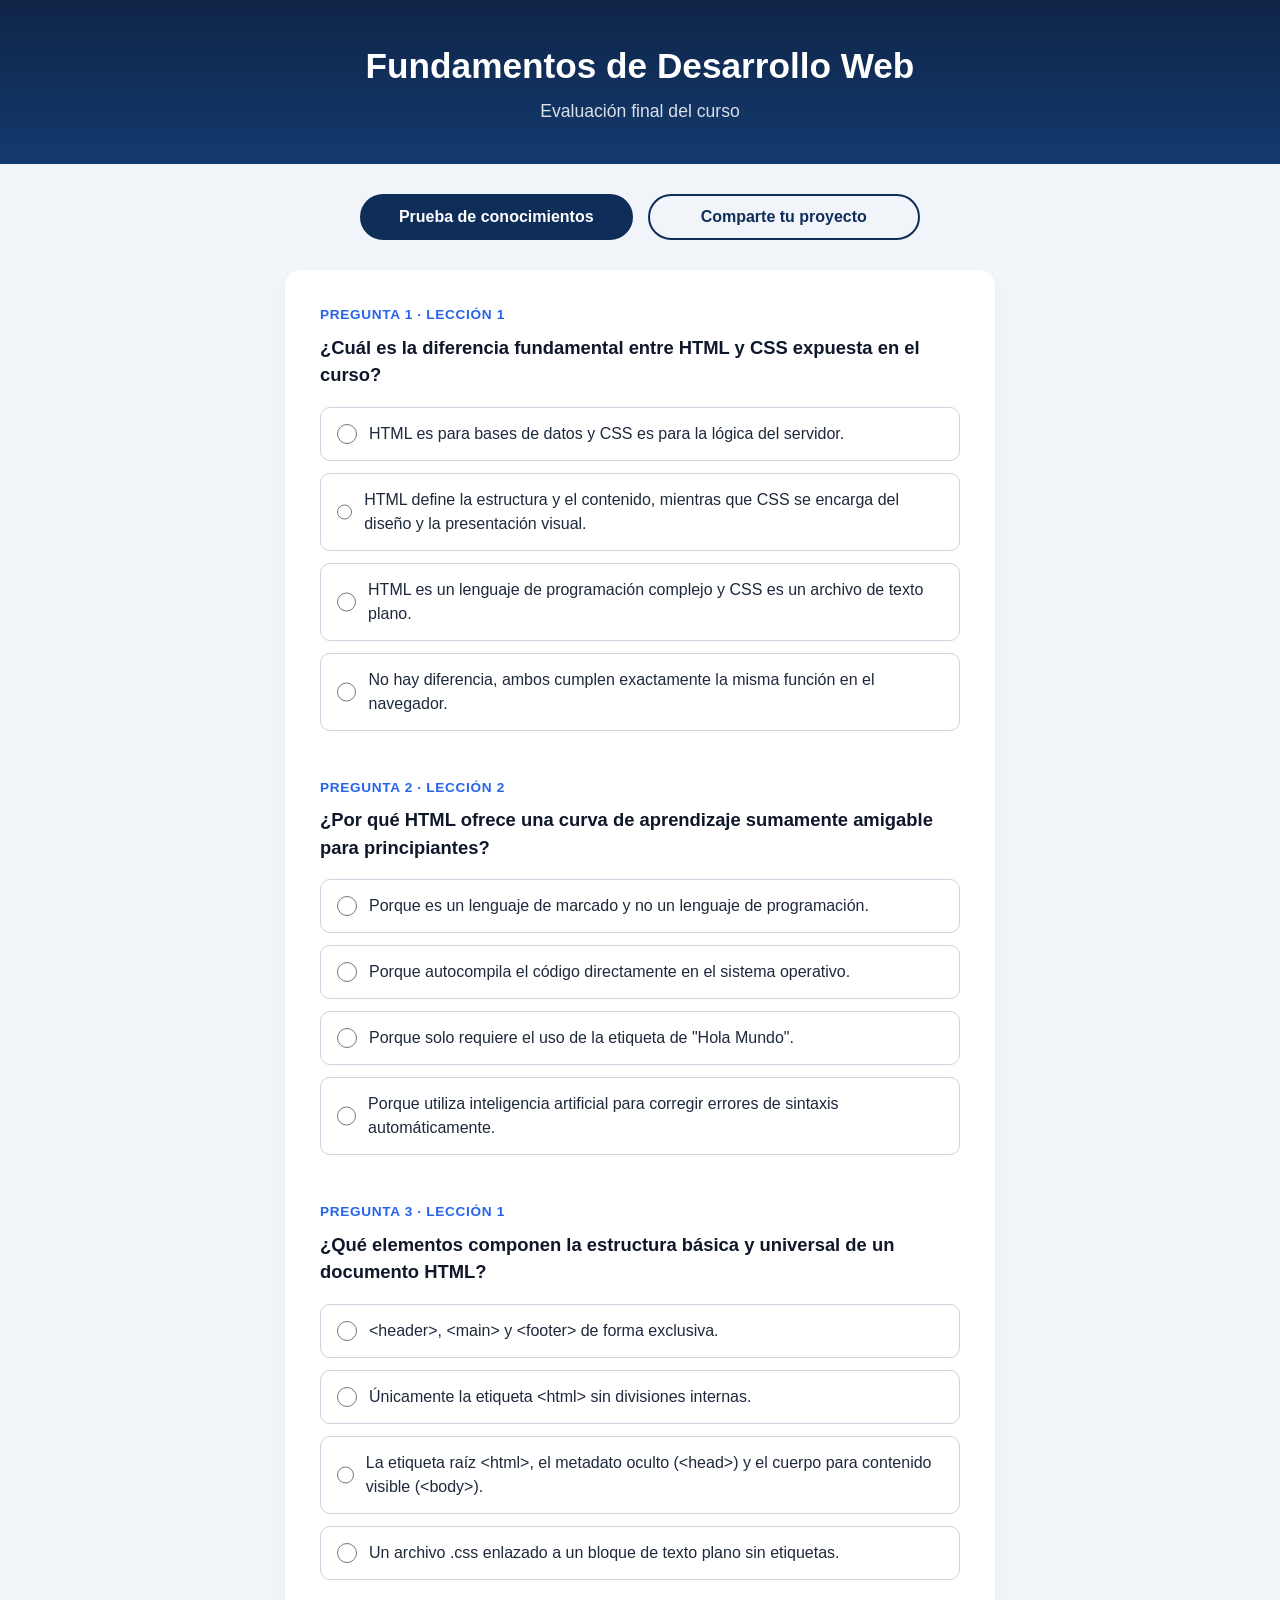
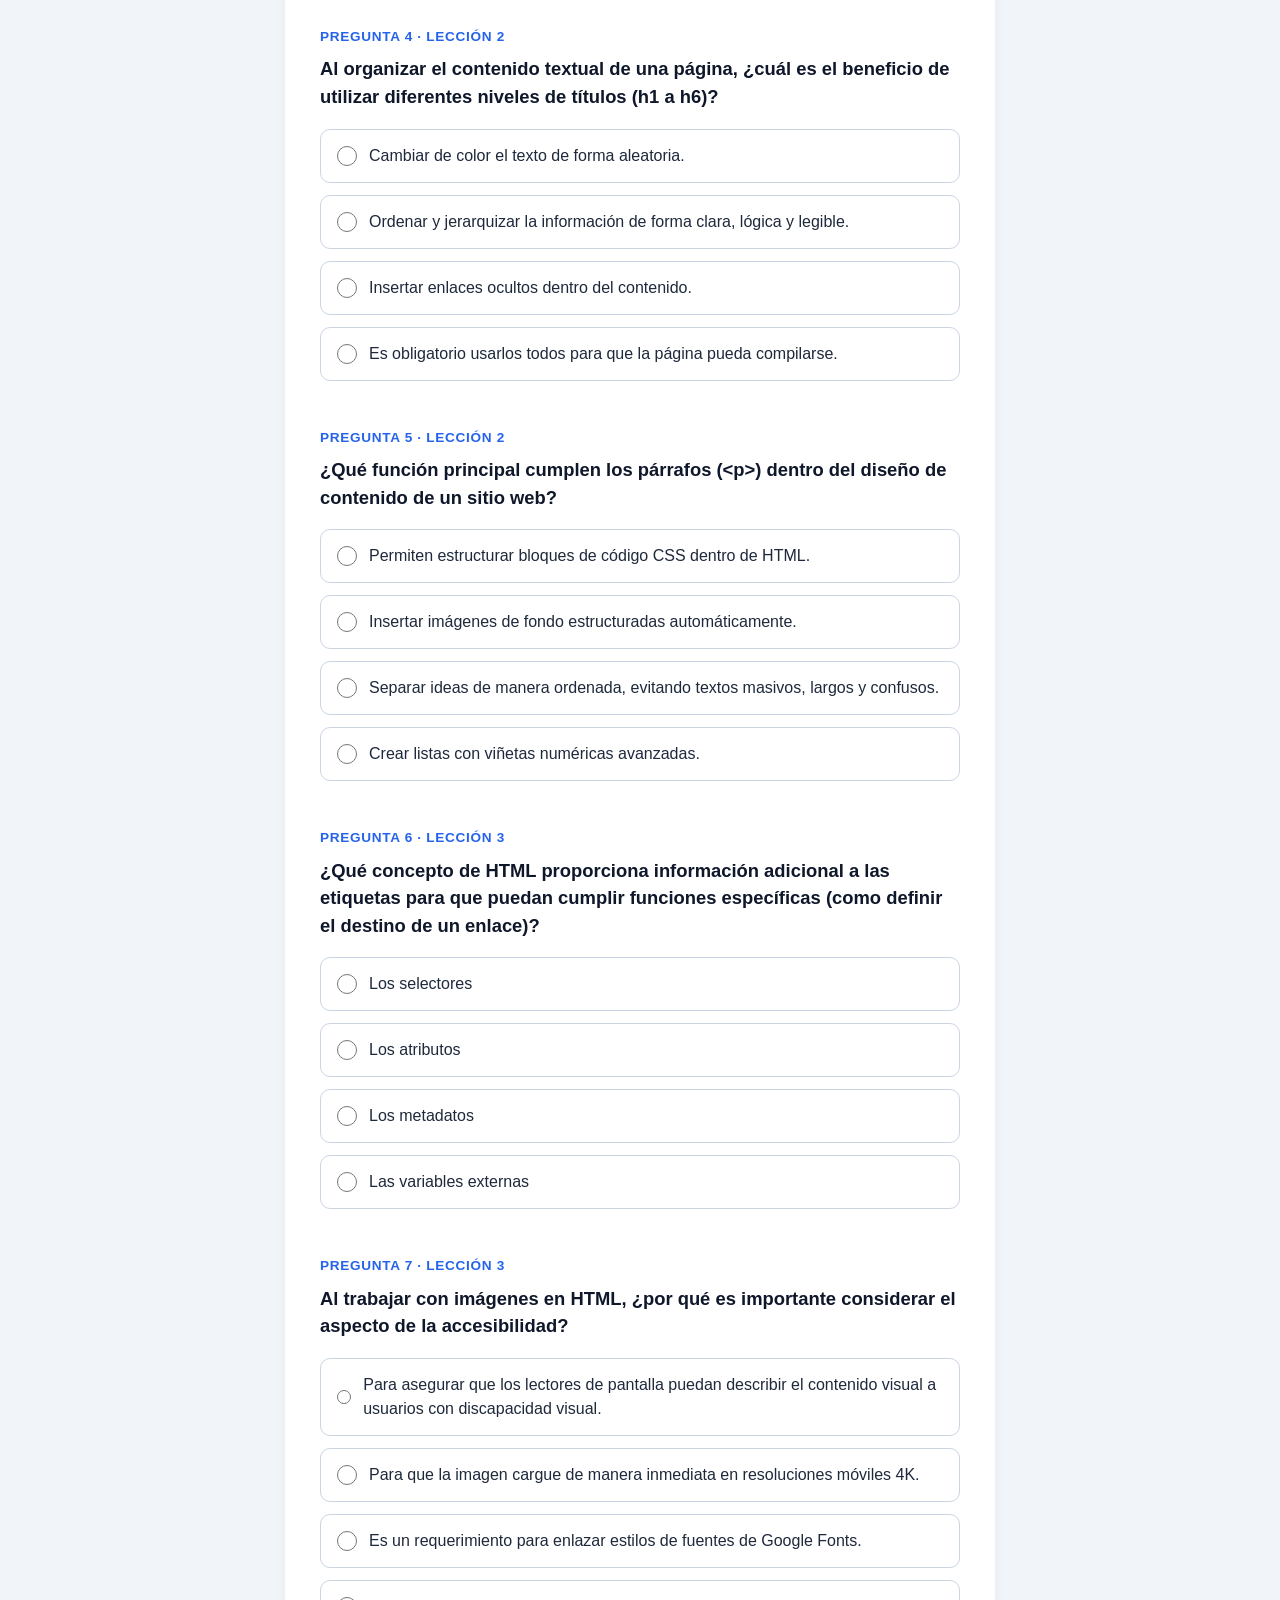
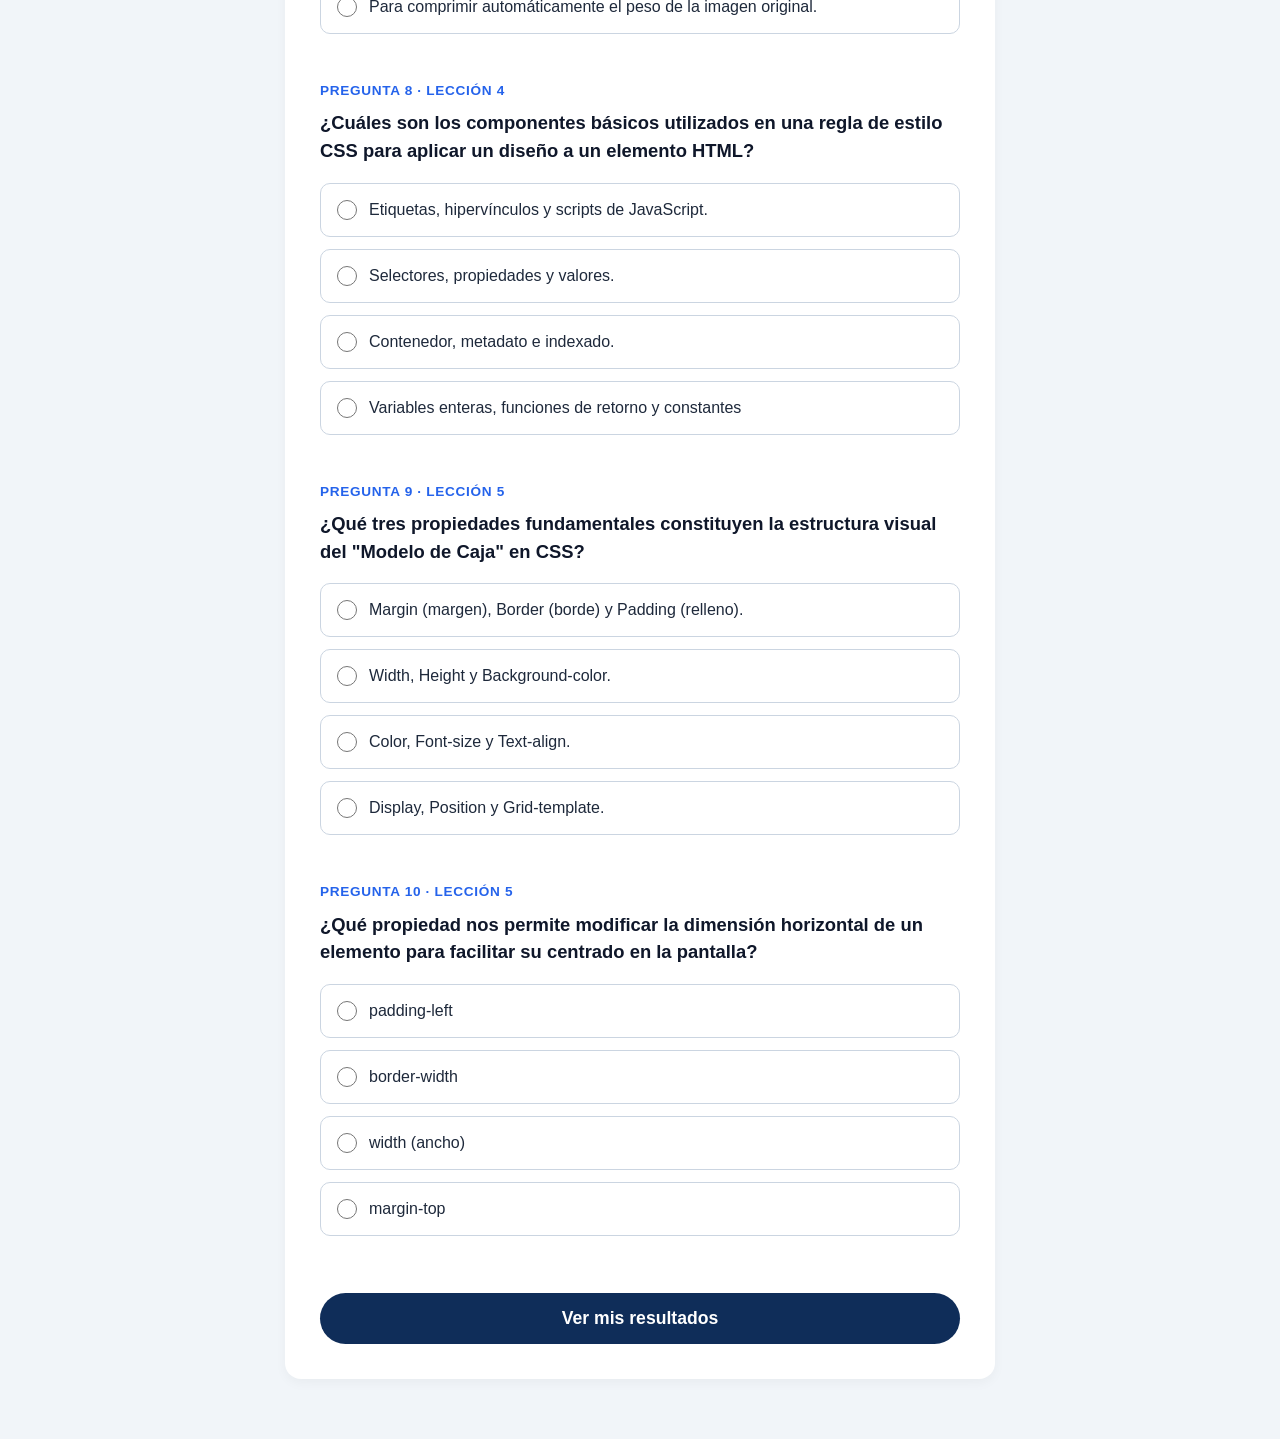
<file: index.html>
<!DOCTYPE html>
<html lang="es">
<head>
    <meta charset="UTF-8">
    <meta name="viewport" content="width=device-width, initial-scale=1.0">
    <title>Fundamentos de Desarrollo Web - Evaluación Final</title>
    <link rel="stylesheet" href="style.css">
</head>
<body>

    <header>
        <h1>Fundamentos de Desarrollo Web</h1>
        <p>Evaluación final del curso</p>
    </header>

    <div class="nav-container">
        <button id="nav-quiz" class="nav-btn btn-active" onclick="switchTab('quiz')">Prueba de conocimientos</button>
        <button id="nav-share" class="nav-btn btn-inactive" onclick="switchTab('share')">Comparte tu proyecto</button>
    </div>

    <main class="main-container">
        <!-- SECCIÓN: PRUEBA DE CONOCIMIENTOS -->
        <section id="panel-quiz" class="section-panel active">
            <form id="quiz-form" onsubmit="evaluateQuiz(event)">
                
                <!-- P1 -->
                <div class="question-card">
                    <div class="question-meta">Pregunta 1 · Lección 1</div>
                    <div class="question-text">¿Cuál es la diferencia fundamental entre HTML y CSS expuesta en el curso?</div>
                    <ul class="options-list">
                        <li class="option-item">
                            <label class="option-label">
                                <input type="radio" name="q1" value="A" required>
                                <span>HTML es para bases de datos y CSS es para la lógica del servidor.</span>
                            </label>
                        </li>
                        <li class="option-item">
                            <label class="option-label">
                                <input type="radio" name="q1" value="B">
                                <span>HTML define la estructura y el contenido, mientras que CSS se encarga del diseño y la presentación visual.</span>
                            </label>
                        </li>
                        <li class="option-item">
                            <label class="option-label">
                                <input type="radio" name="q1" value="C">
                                <span>HTML es un lenguaje de programación complejo y CSS es un archivo de texto plano.</span>
                            </label>
                        </li>
                        <li class="option-item">
                            <label class="option-label">
                                <input type="radio" name="q1" value="D">
                                <span>No hay diferencia, ambos cumplen exactamente la misma función en el navegador.</span>
                            </label>
                        </li>
                    </ul>
                </div>

                <!-- P2 -->
                <div class="question-card">
                    <div class="question-meta">Pregunta 2 · Lección 2</div>
                    <div class="question-text">¿Por qué HTML ofrece una curva de aprendizaje sumamente amigable para principiantes?</div>
                    <ul class="options-list">
                        <li class="option-item">
                            <label class="option-label">
                                <input type="radio" name="q2" value="A" required>
                                <span>Porque es un lenguaje de marcado y no un lenguaje de programación.</span>
                            </label>
                        </li>
                        <li class="option-item">
                            <label class="option-label">
                                <input type="radio" name="q2" value="B">
                                <span>Porque autocompila el código directamente en el sistema operativo.</span>
                            </label>
                        </li>
                        <li class="option-item">
                            <label class="option-label">
                                <input type="radio" name="q2" value="C">
                                <span>Porque solo requiere el uso de la etiqueta de "Hola Mundo".</span>
                            </label>
                        </li>
                        <li class="option-item">
                            <label class="option-label">
                                <input type="radio" name="q2" value="D">
                                <span>Porque utiliza inteligencia artificial para corregir errores de sintaxis automáticamente.</span>
                            </label>
                        </li>
                    </ul>
                </div>

                <!-- P3 -->
                <div class="question-card">
                    <div class="question-meta">Pregunta 3 · Lección 1</div>
                    <div class="question-text">¿Qué elementos componen la estructura básica y universal de un documento HTML?</div>
                    <ul class="options-list">
                        <li class="option-item">
                            <label class="option-label">
                                <input type="radio" name="q3" value="A" required>
                                <span>&lt;header&gt;, &lt;main&gt; y &lt;footer&gt; de forma exclusiva.</span>
                            </label>
                        </li>
                        <li class="option-item">
                            <label class="option-label">
                                <input type="radio" name="q3" value="B">
                                <span>Únicamente la etiqueta &lt;html&gt; sin divisiones internas.</span>
                            </label>
                        </li>
                        <li class="option-item">
                            <label class="option-label">
                                <input type="radio" name="q3" value="C">
                                <span>La etiqueta raíz &lt;html&gt;, el metadato oculto (&lt;head&gt;) y el cuerpo para contenido visible (&lt;body&gt;).</span>
                            </label>
                        </li>
                        <li class="option-item">
                            <label class="option-label">
                                <input type="radio" name="q3" value="D">
                                <span>Un archivo .css enlazado a un bloque de texto plano sin etiquetas.</</span>
                            </label>
                        </li>
                    </ul>
                </div>

                <!-- P4 -->
                <div class="question-card">
                    <div class="question-meta">Pregunta 4 · Lección 2</div>
                    <div class="question-text">Al organizar el contenido textual de una página, ¿cuál es el beneficio de utilizar diferentes niveles de títulos (h1 a h6)?</div>
                    <ul class="options-list">
                        <li class="option-item">
                            <label class="option-label">
                                <input type="radio" name="q4" value="A" required>
                                <span>Cambiar de color el texto de forma aleatoria.</span>
                            </label>
                        </li>
                        <li class="option-item">
                            <label class="option-label">
                                <input type="radio" name="q4" value="B">
                                <span>Ordenar y jerarquizar la información de forma clara, lógica y legible.</span>
                            </label>
                        </li>
                        <li class="option-item">
                            <label class="option-label">
                                <input type="radio" name="q4" value="C">
                                <span>Insertar enlaces ocultos dentro del contenido.</span>
                            </label>
                        </li>
                        <li class="option-item">
                            <label class="option-label">
                                <input type="radio" name="q4" value="D">
                                <span>Es obligatorio usarlos todos para que la página pueda compilarse.</span>
                            </label>
                        </li>
                    </ul>
                </div>

                <!-- P5 -->
                <div class="question-card">
                    <div class="question-meta">Pregunta 5 · Lección 2</div>
                    <div class="question-text">¿Qué función principal cumplen los párrafos (&lt;p&gt;) dentro del diseño de contenido de un sitio web?</div>
                    <ul class="options-list">
                        <li class="option-item">
                            <label class="option-label">
                                <input type="radio" name="q5" value="A" required>
                                <span>Permiten estructurar bloques de código CSS dentro de HTML.</span>
                            </label>
                        </li>
                        <li class="option-item">
                            <label class="option-label">
                                <input type="radio" name="q5" value="B">
                                <span>Insertar imágenes de fondo estructuradas automáticamente.</span>
                            </label>
                        </li>
                        <li class="option-item">
                            <label class="option-label">
                                <input type="radio" name="q5" value="C">
                                <span>Separar ideas de manera ordenada, evitando textos masivos, largos y confusos.</span>
                            </label>
                        </li>
                        <li class="option-item">
                            <label class="option-label">
                                <input type="radio" name="q5" value="D">
                                <span>Crear listas con viñetas numéricas avanzadas.</span>
                            </label>
                        </li>
                    </ul>
                </div>

                <!-- P6 -->
                <div class="question-card">
                    <div class="question-meta">Pregunta 6 · Lección 3</div>
                    <div class="question-text">¿Qué concepto de HTML proporciona información adicional a las etiquetas para que puedan cumplir funciones específicas (como definir el destino de un enlace)?</div>
                    <ul class="options-list">
                        <li class="option-item">
                            <label class="option-label">
                                <input type="radio" name="q6" value="A" required>
                                <span>Los selectores</span>
                            </label>
                        </li>
                        <li class="option-item">
                            <label class="option-label">
                                <input type="radio" name="q6" value="B">
                                <span>Los atributos</span>
                            </label>
                        </li>
                        <li class="option-item">
                            <label class="option-label">
                                <input type="radio" name="q6" value="C">
                                <span>Los metadatos</span>
                            </label>
                        </li>
                        <li class="option-item">
                            <label class="option-label">
                                <input type="radio" name="q6" value="D">
                                <span>Las variables externas</span>
                            </label>
                        </li>
                    </ul>
                </div>

                <!-- P7 -->
                <div class="question-card">
                    <div class="question-meta">Pregunta 7 · Lección 3</div>
                    <div class="question-text">Al trabajar con imágenes en HTML, ¿por qué es importante considerar el aspecto de la accesibilidad?</div>
                    <ul class="options-list">
                        <li class="option-item">
                            <label class="option-label">
                                <input type="radio" name="q7" value="A" required>
                                <span>Para asegurar que los lectores de pantalla puedan describir el contenido visual a usuarios con discapacidad visual.</span>
                            </label>
                        </li>
                        <li class="option-item">
                            <label class="option-label">
                                <input type="radio" name="q7" value="B">
                                <span>Para que la imagen cargue de manera inmediata en resoluciones móviles 4K.</span>
                            </label>
                        </li>
                        <li class="option-item">
                            <label class="option-label">
                                <input type="radio" name="q7" value="C">
                                <span>Es un requerimiento para enlazar estilos de fuentes de Google Fonts.</span>
                            </label>
                        </li>
                        <li class="option-item">
                            <label class="option-label">
                                <input type="radio" name="q7" value="D">
                                <span>Para comprimir automáticamente el peso de la imagen original.</span>
                            </label>
                        </li>
                    </ul>
                </div>

                <!-- P8 -->
                <div class="question-card">
                    <div class="question-meta">Pregunta 8 · Lección 4</div>
                    <div class="question-text">¿Cuáles son los componentes básicos utilizados en una regla de estilo CSS para aplicar un diseño a un elemento HTML?</div>
                    <ul class="options-list">
                        <li class="option-item">
                            <label class="option-label">
                                <input type="radio" name="q8" value="A" required>
                                <span>Etiquetas, hipervínculos y scripts de JavaScript.</span>
                            </label>
                        </li>
                        <li class="option-item">
                            <label class="option-label">
                                <input type="radio" name="q8" value="B">
                                <span>Selectores, propiedades y valores.</span>
                            </label>
                        </li>
                        <li class="option-item">
                            <label class="option-label">
                                <input type="radio" name="q8" value="C">
                                <span>Contenedor, metadato e indexado.</span>
                            </label>
                        </li>
                        <li class="option-item">
                            <label class="option-label">
                                <input type="radio" name="q8" value="D">
                                <span>Variables enteras, funciones de retorno y constantes</span>
                            </label>
                        </li>
                    </ul>
                </div>

                <!-- P9 -->
                <div class="question-card">
                    <div class="question-meta">Pregunta 9 · Lección 5</div>
                    <div class="question-text">¿Qué tres propiedades fundamentales constituyen la estructura visual del "Modelo de Caja" en CSS?</div>
                    <ul class="options-list">
                        <li class="option-item">
                            <label class="option-label">
                                <input type="radio" name="q9" value="A" required>
                                <span>Margin (margen), Border (borde) y Padding (relleno).</span>
                            </label>
                        </li>
                        <li class="option-item">
                            <label class="option-label">
                                <input type="radio" name="q9" value="B">
                                <span>Width, Height y Background-color.</span>
                            </label>
                        </li>
                        <li class="option-item">
                            <label class="option-label">
                                <input type="radio" name="q9" value="C">
                                <span>Color, Font-size y Text-align.</span>
                            </label>
                        </li>
                        <li class="option-item">
                            <label class="option-label">
                                <input type="radio" name="q9" value="D">
                                <span>Display, Position y Grid-template.</span>
                            </label>
                        </li>
                    </ul>
                </div>

                <!-- P10 -->
                <div class="question-card">
                    <div class="question-meta">Pregunta 10 · Lección 5</div>
                    <div class="question-text">¿Qué propiedad nos permite modificar la dimensión horizontal de un elemento para facilitar su centrado en la pantalla?</div>
                    <ul class="options-list">
                        <li class="option-item">
                            <label class="option-label">
                                <input type="radio" name="q10" value="A" required>
                                <span>padding-left</span>
                            </label>
                        </li>
                        <li class="option-item">
                            <label class="option-label">
                                <input type="radio" name="q10" value="B">
                                <span>border-width</span>
                            </label>
                        </li>
                        <li class="option-item">
                            <label class="option-label">
                                <input type="radio" name="q10" value="C">
                                <span>width (ancho)</span>
                            </label>
                        </li>
                        <li class="option-item">
                            <label class="option-label">
                                <input type="radio" name="q10" value="D">
                                <span>margin-top</span>
                            </label>
                        </li>
                    </ul>
                </div>

                <button type="submit" class="submit-btn">Ver mis resultados</button>
            </form>

            <!-- Contenedor interno de resultados tipo tarjeta circular verde como en la imagen -->
           <div id="quiz-result" class="result-card-container" style="display: none;">
                <div class="circle-score">
                    <span id="score-text">10/10</span>
                </div>
                <h3 id="score-title"></h3>
                <p id="score-feedback"></p>
                <button type="button" class="retry-btn" onclick="resetQuiz()">Intentar de nuevo</button>
            </div>
        </section>

        <!-- SECCIÓN: COMPARTE TU PROYECTO -->
        <section id="panel-share" class="section-panel">
    <h2>Comparte tu creación</h2>
    <p style="color: var(--text-muted); margin-bottom: 20px;">¡Muéstranos lo que construiste! Completa los campos que quieras.</p>

    <form id="share-form" onsubmit="submitProject(event)">
        <div class="form-group">
            <label for="proj-name">Nombre <span>(opcional)</span></label>
            <input type="text" id="proj-name" class="form-control" placeholder="Tu nombre o apodo">
        </div>

        <div class="form-group">
            <label for="enlace">Enlace a tu proyecto en Replit / Codepen</label>
            <input type="url" id="enlace" class="form-control" placeholder="https://replit.com/... o https://codepen.io/..." required>
        </div>

        <div class="form-group">
            <label for="proj-like">¿Qué fue lo que más te gustó aprender?</label>
            <textarea id="proj-like" class="form-control" placeholder="Cuéntanos..."></textarea>
        </div>

        <div class="form-group">
            <label for="proj-next">¿Qué te gustaría aprender después de HTML y CSS?</label>
            <textarea id="proj-next" class="form-control" placeholder="Por ejemplo: aplicaciones móviles, videojuegos, inteligencia artificial..."></textarea>
        </div>

        <button type="submit" class="submit-btn btn-send">Enviar</button>
    </form>

    <div id="share-success" style="display: none; text-align: center; padding: 20px; animation: fadeIn 0.4s ease-out;">
        <h3 style="color: #2e7d32; font-size: 1.5rem; margin-bottom: 8px;">¡Gracias por compartir!</h3>
        <p style="color: var(--text-muted); font-size: 1.1rem;">Tu proyecto ha sido registrado. ¡Sigue programando!</p>
    </div>
</section>
    </main>

    <script src="script.js"></script>
</body>
</html>
</file>
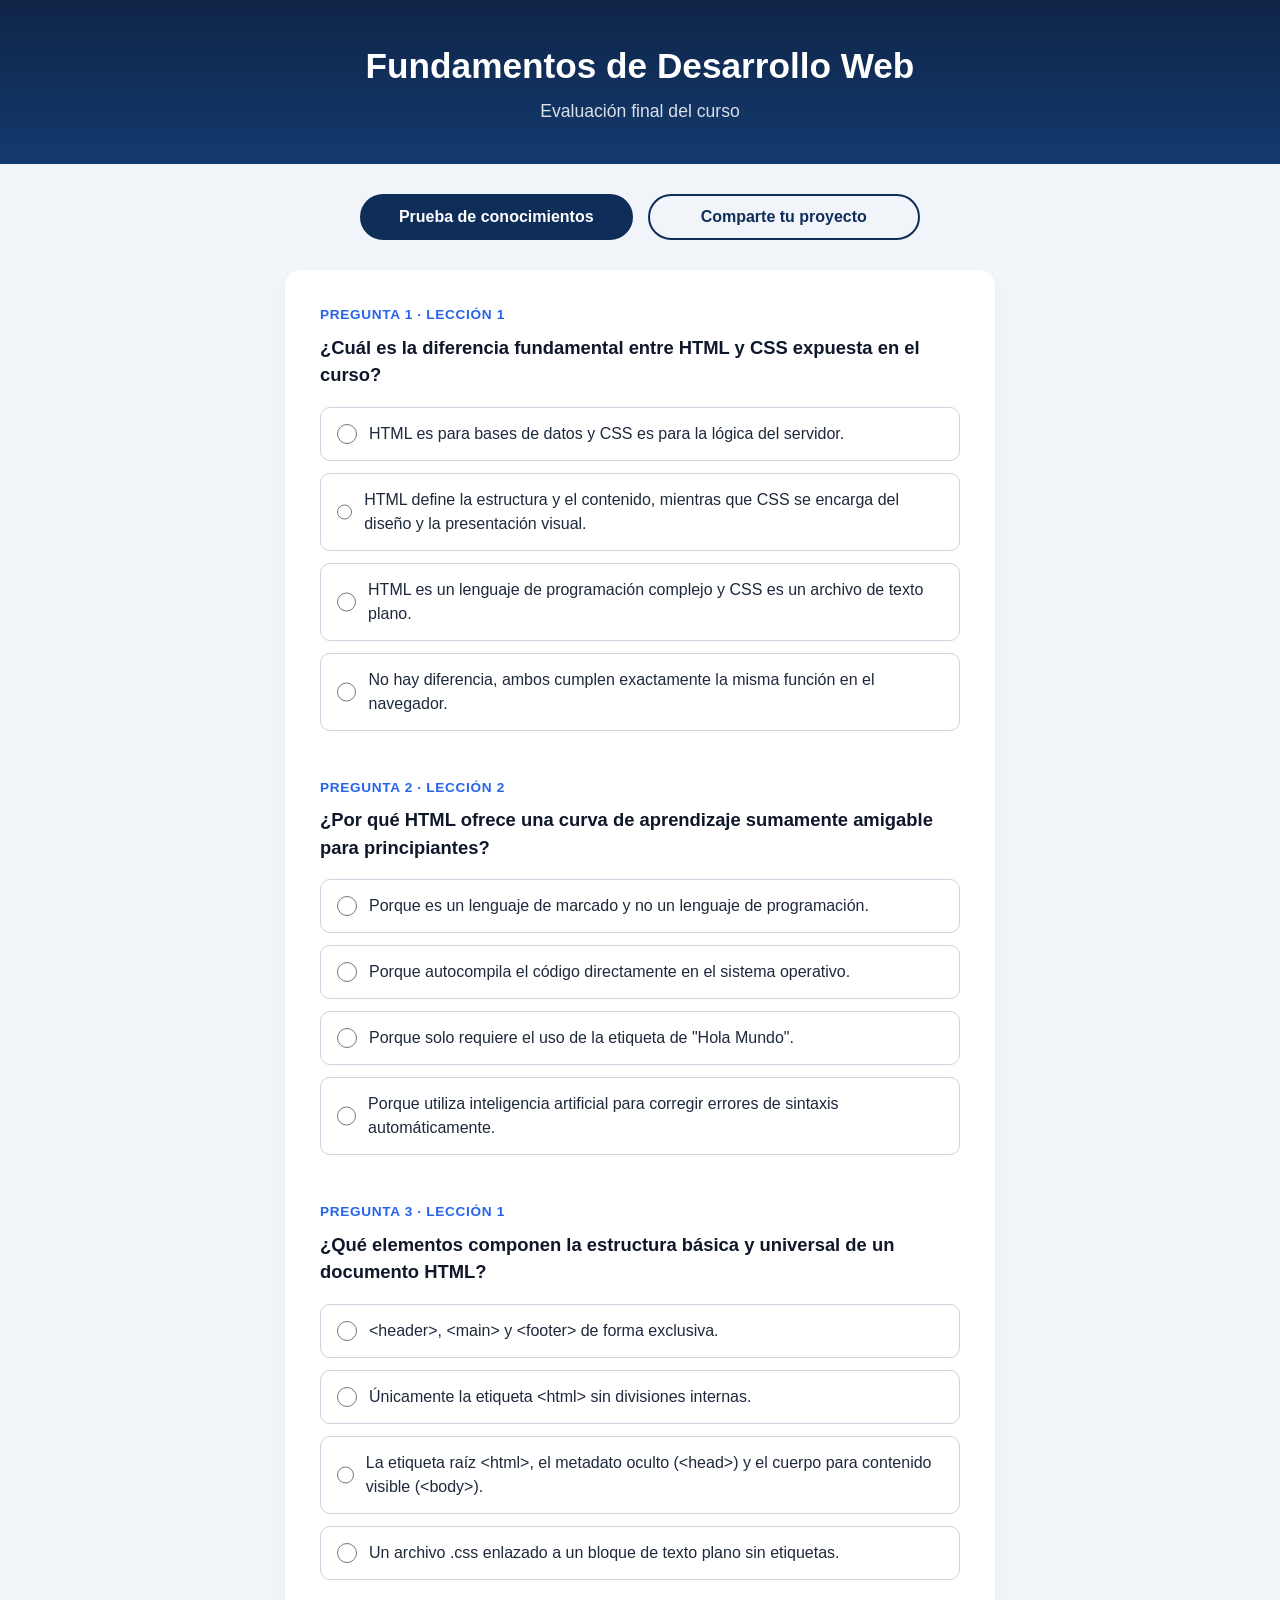
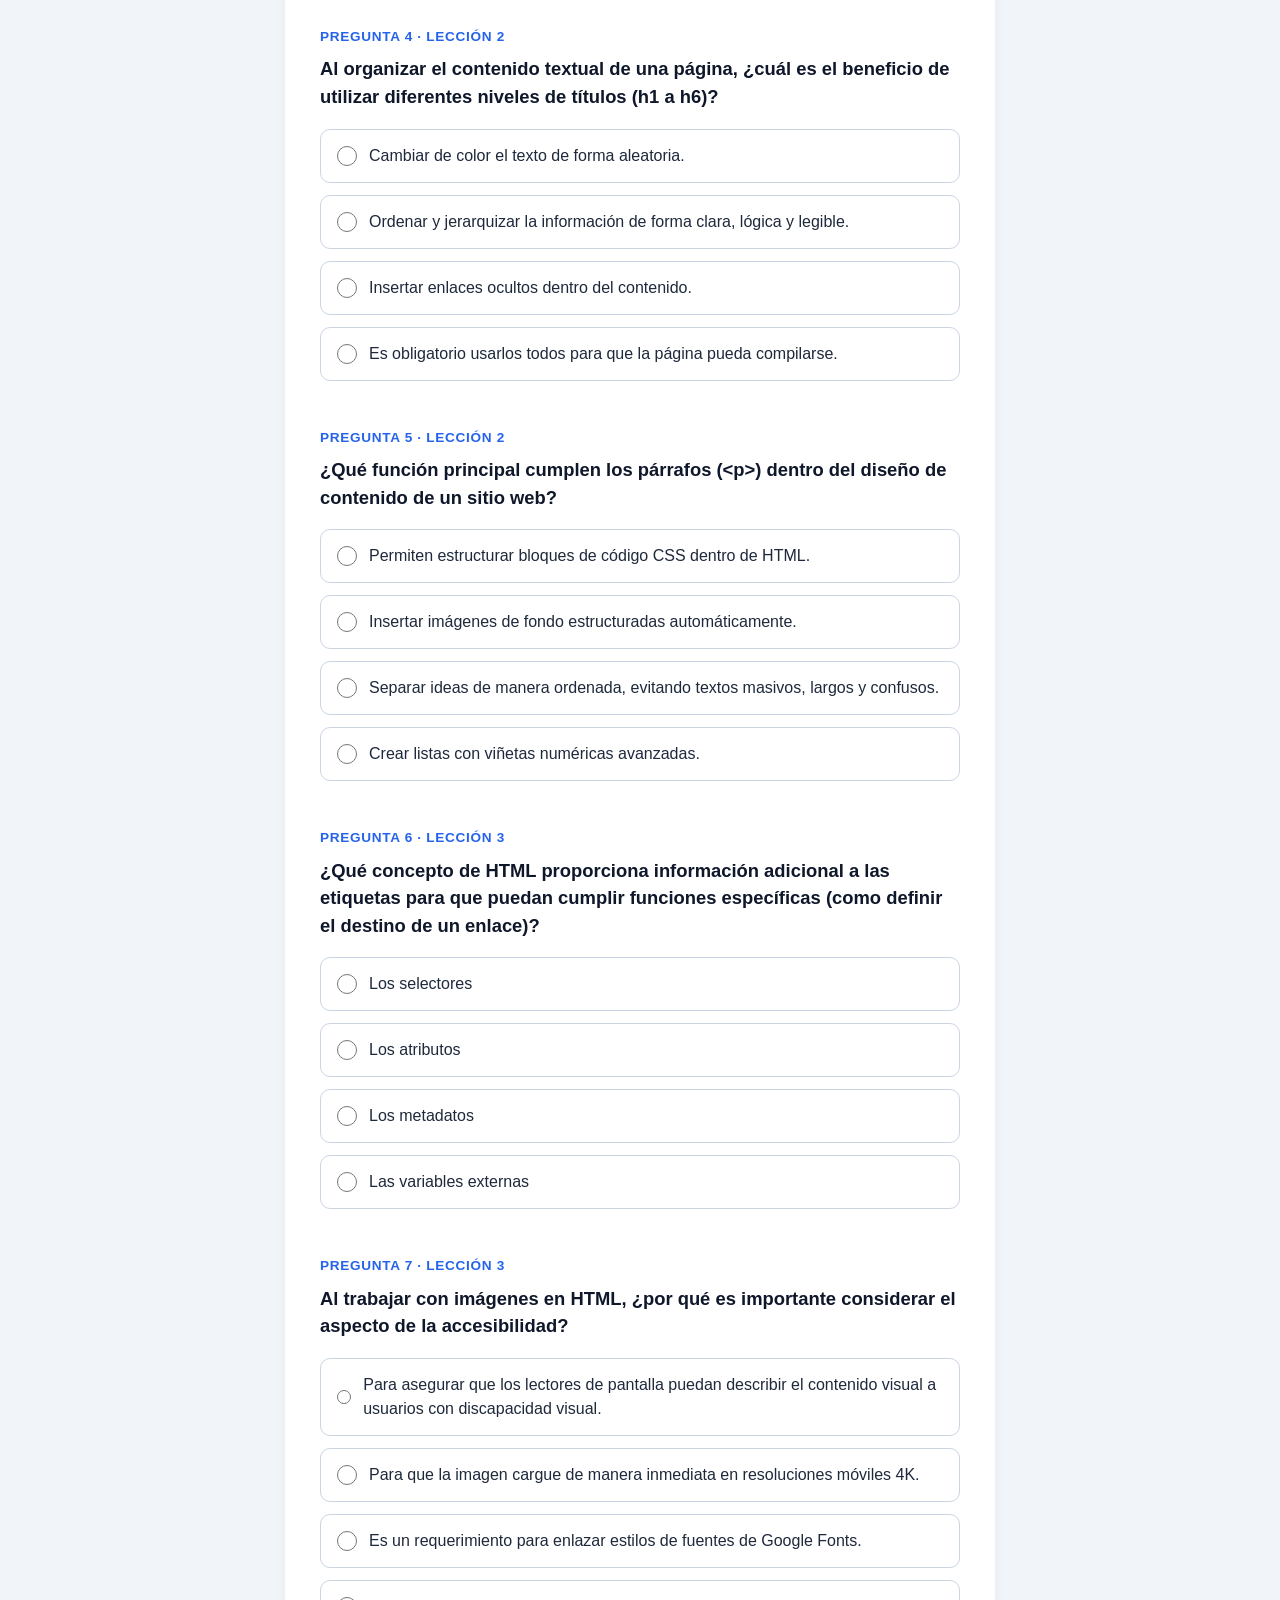
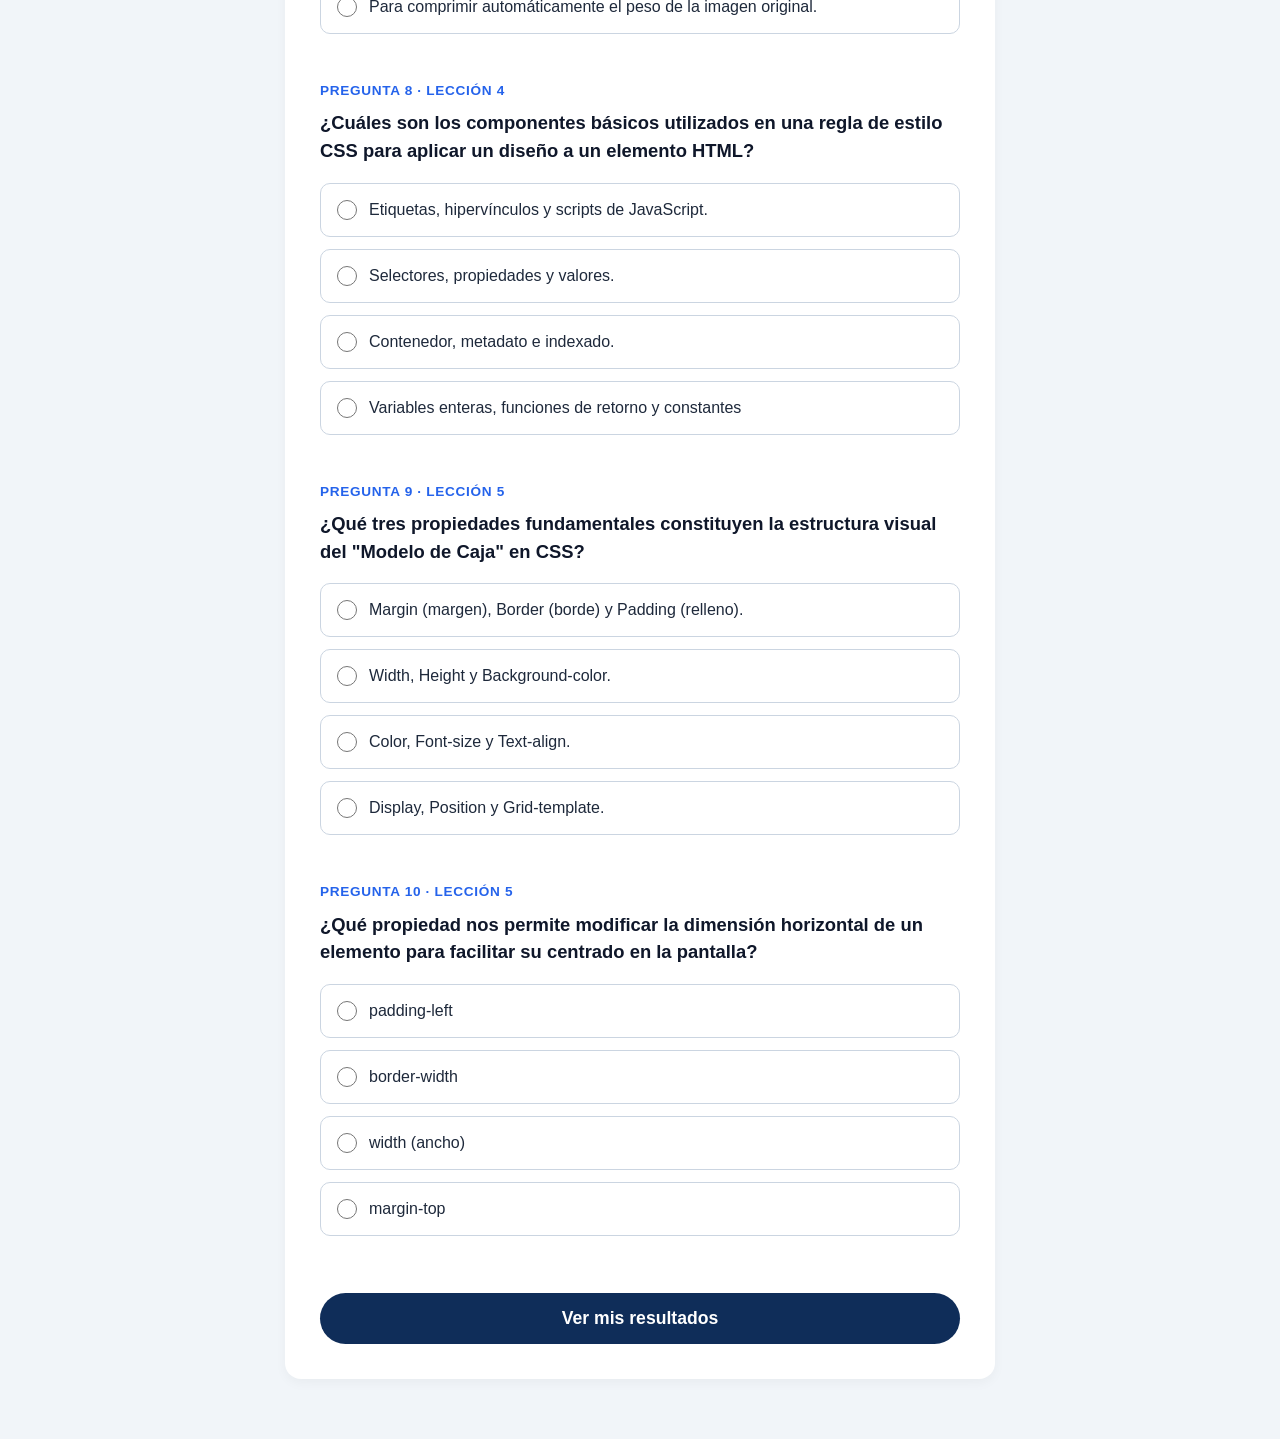
<file: quiz-form/index.html>
<!DOCTYPE html>
<html lang="es">
<head>
    <meta charset="UTF-8">
    <meta name="viewport" content="width=device-width, initial-scale=1.0">
    <title>Fundamentos de Java - Evaluación Final</title>
    <link rel="stylesheet" href="style.css">
</head>
<body>

    <header>
        <h1>Fundamentos de Desarrollo Web</h1>
        <p>Evaluación final del curso</p>
    </header>

    <div class="nav-container">
        <button id="nav-quiz" class="nav-btn btn-active" onclick="switchTab('quiz')">Prueba de conocimientos</button>
        <button id="nav-share" class="nav-btn btn-inactive" onclick="switchTab('share')">Comparte tu proyecto</button>
    </div>

    <main class="main-container">
        <!-- SECCIÓN: PRUEBA DE CONOCIMIENTOS -->
        <section id="panel-quiz" class="section-panel active">
            <form id="quiz-form" onsubmit="evaluateQuiz(event)">
                
                <!-- P1 -->
                <div class="question-card">
                    <div class="question-meta">Pregunta 1 · Lección 1</div>
                    <div class="question-text">¿Cuál es la diferencia fundamental entre HTML y CSS expuesta en el curso?</div>
                    <ul class="options-list">
                        <li class="option-item">
                            <label class="option-label">
                                <input type="radio" name="q1" value="A" required>
                                <span>HTML es para bases de datos y CSS es para la lógica del servidor.</span>
                            </label>
                        </li>
                        <li class="option-item">
                            <label class="option-label">
                                <input type="radio" name="q1" value="B">
                                <span>HTML define la estructura y el contenido, mientras que CSS se encarga del diseño y la presentación visual.</span>
                            </label>
                        </li>
                        <li class="option-item">
                            <label class="option-label">
                                <input type="radio" name="q1" value="C">
                                <span>HTML es un lenguaje de programación complejo y CSS es un archivo de texto plano.</span>
                            </label>
                        </li>
                        <li class="option-item">
                            <label class="option-label">
                                <input type="radio" name="q1" value="D">
                                <span>No hay diferencia, ambos cumplen exactamente la misma función en el navegador.</span>
                            </label>
                        </li>
                    </ul>
                </div>

                <!-- P2 -->
                <div class="question-card">
                    <div class="question-meta">Pregunta 2 · Lección 2</div>
                    <div class="question-text">¿Por qué HTML ofrece una curva de aprendizaje sumamente amigable para principiantes?</div>
                    <ul class="options-list">
                        <li class="option-item">
                            <label class="option-label">
                                <input type="radio" name="q2" value="A" required>
                                <span>Porque es un lenguaje de marcado y no un lenguaje de programación.</span>
                            </label>
                        </li>
                        <li class="option-item">
                            <label class="option-label">
                                <input type="radio" name="q2" value="B">
                                <span>Porque autocompila el código directamente en el sistema operativo.</span>
                            </label>
                        </li>
                        <li class="option-item">
                            <label class="option-label">
                                <input type="radio" name="q2" value="C">
                                <span>Porque solo requiere el uso de la etiqueta de "Hola Mundo".</span>
                            </label>
                        </li>
                        <li class="option-item">
                            <label class="option-label">
                                <input type="radio" name="q2" value="D">
                                <span>Porque utiliza inteligencia artificial para corregir errores de sintaxis automáticamente.</span>
                            </label>
                        </li>
                    </ul>
                </div>

                <!-- P3 -->
                <div class="question-card">
                    <div class="question-meta">Pregunta 3 · Lección 1</div>
                    <div class="question-text">¿Qué elementos componen la estructura básica y universal de un documento HTML?</div>
                    <ul class="options-list">
                        <li class="option-item">
                            <label class="option-label">
                                <input type="radio" name="q3" value="A" required>
                                <span>&lt;header&gt;, &lt;main&gt; y &lt;footer&gt; de forma exclusiva.</span>
                            </label>
                        </li>
                        <li class="option-item">
                            <label class="option-label">
                                <input type="radio" name="q3" value="B">
                                <span>Únicamente la etiqueta &lt;html&gt; sin divisiones internas.</span>
                            </label>
                        </li>
                        <li class="option-item">
                            <label class="option-label">
                                <input type="radio" name="q3" value="C">
                                <span>La etiqueta raíz &lt;html&gt;, el metadato oculto (&lt;head&gt;) y el cuerpo para contenido visible (&lt;body&gt;).</span>
                            </label>
                        </li>
                        <li class="option-item">
                            <label class="option-label">
                                <input type="radio" name="q3" value="D">
                                <span>Un archivo .css enlazado a un bloque de texto plano sin etiquetas.</</span>
                            </label>
                        </li>
                    </ul>
                </div>

                <!-- P4 -->
                <div class="question-card">
                    <div class="question-meta">Pregunta 4 · Lección 2</div>
                    <div class="question-text">Al organizar el contenido textual de una página, ¿cuál es el beneficio de utilizar diferentes niveles de títulos (h1 a h6)?</div>
                    <ul class="options-list">
                        <li class="option-item">
                            <label class="option-label">
                                <input type="radio" name="q4" value="A" required>
                                <span>Cambiar de color el texto de forma aleatoria.</span>
                            </label>
                        </li>
                        <li class="option-item">
                            <label class="option-label">
                                <input type="radio" name="q4" value="B">
                                <span>Ordenar y jerarquizar la información de forma clara, lógica y legible.</span>
                            </label>
                        </li>
                        <li class="option-item">
                            <label class="option-label">
                                <input type="radio" name="q4" value="C">
                                <span>Insertar enlaces ocultos dentro del contenido.</span>
                            </label>
                        </li>
                        <li class="option-item">
                            <label class="option-label">
                                <input type="radio" name="q4" value="D">
                                <span>Es obligatorio usarlos todos para que la página pueda compilarse.</span>
                            </label>
                        </li>
                    </ul>
                </div>

                <!-- P5 -->
                <div class="question-card">
                    <div class="question-meta">Pregunta 5 · Lección 2</div>
                    <div class="question-text">¿Qué función principal cumplen los párrafos (&lt;p&gt;) dentro del diseño de contenido de un sitio web?</div>
                    <ul class="options-list">
                        <li class="option-item">
                            <label class="option-label">
                                <input type="radio" name="q5" value="A" required>
                                <span>Permiten estructurar bloques de código CSS dentro de HTML.</span>
                            </label>
                        </li>
                        <li class="option-item">
                            <label class="option-label">
                                <input type="radio" name="q5" value="B">
                                <span>Insertar imágenes de fondo estructuradas automáticamente.</span>
                            </label>
                        </li>
                        <li class="option-item">
                            <label class="option-label">
                                <input type="radio" name="q5" value="C">
                                <span>Separar ideas de manera ordenada, evitando textos masivos, largos y confusos.</span>
                            </label>
                        </li>
                        <li class="option-item">
                            <label class="option-label">
                                <input type="radio" name="q5" value="D">
                                <span>Crear listas con viñetas numéricas avanzadas.</span>
                            </label>
                        </li>
                    </ul>
                </div>

                <!-- P6 -->
                <div class="question-card">
                    <div class="question-meta">Pregunta 6 · Lección 3</div>
                    <div class="question-text">¿Qué concepto de HTML proporciona información adicional a las etiquetas para que puedan cumplir funciones específicas (como definir el destino de un enlace)?</div>
                    <ul class="options-list">
                        <li class="option-item">
                            <label class="option-label">
                                <input type="radio" name="q6" value="A" required>
                                <span>Los selectores</span>
                            </label>
                        </li>
                        <li class="option-item">
                            <label class="option-label">
                                <input type="radio" name="q6" value="B">
                                <span>Los atributos</span>
                            </label>
                        </li>
                        <li class="option-item">
                            <label class="option-label">
                                <input type="radio" name="q6" value="C">
                                <span>Los metadatos</span>
                            </label>
                        </li>
                        <li class="option-item">
                            <label class="option-label">
                                <input type="radio" name="q6" value="D">
                                <span>Las variables externas</span>
                            </label>
                        </li>
                    </ul>
                </div>

                <!-- P7 -->
                <div class="question-card">
                    <div class="question-meta">Pregunta 7 · Lección 3</div>
                    <div class="question-text">Al trabajar con imágenes en HTML, ¿por qué es importante considerar el aspecto de la accesibilidad?</div>
                    <ul class="options-list">
                        <li class="option-item">
                            <label class="option-label">
                                <input type="radio" name="q7" value="A" required>
                                <span>Para asegurar que los lectores de pantalla puedan describir el contenido visual a usuarios con discapacidad visual.</span>
                            </label>
                        </li>
                        <li class="option-item">
                            <label class="option-label">
                                <input type="radio" name="q7" value="B">
                                <span>Para que la imagen cargue de manera inmediata en resoluciones móviles 4K.</span>
                            </label>
                        </li>
                        <li class="option-item">
                            <label class="option-label">
                                <input type="radio" name="q7" value="C">
                                <span>Es un requerimiento para enlazar estilos de fuentes de Google Fonts.</span>
                            </label>
                        </li>
                        <li class="option-item">
                            <label class="option-label">
                                <input type="radio" name="q7" value="D">
                                <span>Para comprimir automáticamente el peso de la imagen original.</span>
                            </label>
                        </li>
                    </ul>
                </div>

                <!-- P8 -->
                <div class="question-card">
                    <div class="question-meta">Pregunta 8 · Lección 4</div>
                    <div class="question-text">¿Cuáles son los componentes básicos utilizados en una regla de estilo CSS para aplicar un diseño a un elemento HTML?</div>
                    <ul class="options-list">
                        <li class="option-item">
                            <label class="option-label">
                                <input type="radio" name="q8" value="A" required>
                                <span>Etiquetas, hipervínculos y scripts de JavaScript.</span>
                            </label>
                        </li>
                        <li class="option-item">
                            <label class="option-label">
                                <input type="radio" name="q8" value="B">
                                <span>Selectores, propiedades y valores.</span>
                            </label>
                        </li>
                        <li class="option-item">
                            <label class="option-label">
                                <input type="radio" name="q8" value="C">
                                <span>Contenedor, metadato e indexado.</span>
                            </label>
                        </li>
                        <li class="option-item">
                            <label class="option-label">
                                <input type="radio" name="q8" value="D">
                                <span>Variables enteras, funciones de retorno y constantes</span>
                            </label>
                        </li>
                    </ul>
                </div>

                <!-- P9 -->
                <div class="question-card">
                    <div class="question-meta">Pregunta 9 · Lección 5</div>
                    <div class="question-text">¿Qué tres propiedades fundamentales constituyen la estructura visual del "Modelo de Caja" en CSS?</div>
                    <ul class="options-list">
                        <li class="option-item">
                            <label class="option-label">
                                <input type="radio" name="q9" value="A" required>
                                <span>Margin (margen), Border (borde) y Padding (relleno).</span>
                            </label>
                        </li>
                        <li class="option-item">
                            <label class="option-label">
                                <input type="radio" name="q9" value="B">
                                <span>Width, Height y Background-color.</span>
                            </label>
                        </li>
                        <li class="option-item">
                            <label class="option-label">
                                <input type="radio" name="q9" value="C">
                                <span>Color, Font-size y Text-align.</span>
                            </label>
                        </li>
                        <li class="option-item">
                            <label class="option-label">
                                <input type="radio" name="q9" value="D">
                                <span>Display, Position y Grid-template.</span>
                            </label>
                        </li>
                    </ul>
                </div>

                <!-- P10 -->
                <div class="question-card">
                    <div class="question-meta">Pregunta 10 · Lección 5</div>
                    <div class="question-text">¿Qué propiedad nos permite modificar la dimensión horizontal de un elemento para facilitar su centrado en la pantalla?</div>
                    <ul class="options-list">
                        <li class="option-item">
                            <label class="option-label">
                                <input type="radio" name="q10" value="A" required>
                                <span>padding-left</span>
                            </label>
                        </li>
                        <li class="option-item">
                            <label class="option-label">
                                <input type="radio" name="q10" value="B">
                                <span>border-width</span>
                            </label>
                        </li>
                        <li class="option-item">
                            <label class="option-label">
                                <input type="radio" name="q10" value="C">
                                <span>width (ancho)</span>
                            </label>
                        </li>
                        <li class="option-item">
                            <label class="option-label">
                                <input type="radio" name="q10" value="D">
                                <span>margin-top</span>
                            </label>
                        </li>
                    </ul>
                </div>

                <button type="submit" class="submit-btn">Ver mis resultados</button>
            </form>

            <!-- Contenedor interno de resultados tipo tarjeta circular verde como en la imagen -->
            <div id="quiz-result" class="result-card-container" style="display: none;">
                <div class="circle-score">
                    <span id="score-text">10/10</span>
                </div>
                <h3>¡Excelente trabajo!</h3>
                <p id="score-feedback">¡Dominas los fundamentos del Desarrollo Web!</p>
                <button type="button" class="retry-btn" onclick="resetQuiz()">Intentar de nuevo</button>
            </div>
        </section>

        <!-- SECCIÓN: COMPARTE TU PROYECTO -->
        <section id="panel-share" class="section-panel">
    <h2>Comparte tu creación</h2>
    <p style="color: var(--text-muted); margin-bottom: 20px;">¡Muéstranos lo que construiste! Completa los campos que quieras.</p>

    <form id="share-form" onsubmit="submitProject(event)">
        <div class="form-group">
            <label for="proj-name">Nombre <span>(opcional)</span></label>
            <input type="text" id="proj-name" class="form-control" placeholder="Tu nombre o apodo">
        </div>

        <div class="form-group">
            <label for="enlace">Enlace a tu proyecto en Replit / Codepen</label>
            <input type="url" id="enlace" class="form-control" placeholder="https://replit.com/... o https://codepen.io/..." required>
        </div>

        <div class="form-group">
            <label for="proj-like">¿Qué fue lo que más te gustó aprender?</label>
            <textarea id="proj-like" class="form-control" placeholder="Cuéntanos..."></textarea>
        </div>

        <div class="form-group">
            <label for="proj-next">¿Qué te gustaría aprender después de HTML y CSS?</label>
            <textarea id="proj-next" class="form-control" placeholder="Por ejemplo: aplicaciones móviles, videojuegos, inteligencia artificial..."></textarea>
        </div>

        <button type="submit" class="submit-btn btn-send">Enviar</button>
    </form>

    <div id="share-success" style="display: none; text-align: center; padding: 20px; animation: fadeIn 0.4s ease-out;">
        <h3 style="color: #2e7d32; font-size: 1.5rem; margin-bottom: 8px;">¡Gracias por compartir!</h3>
        <p style="color: var(--text-muted); font-size: 1.1rem;">Tu proyecto ha sido registrado. ¡Sigue programando!</p>
    </div>
</section>
    </main>

    <script src="script.js"></script>
</body>
</html>
</file>
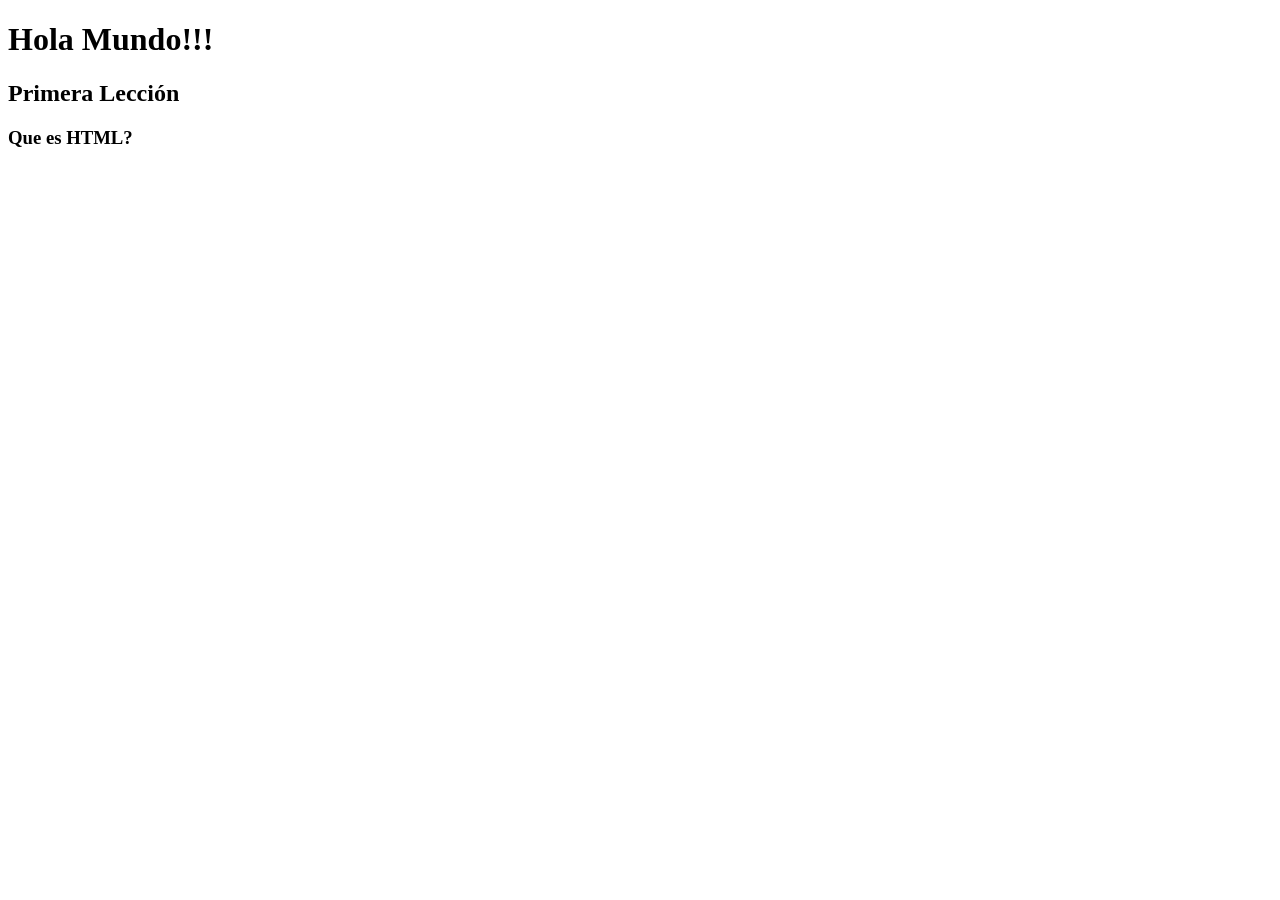
<file: class-materials/lesson1/Lesson1.html>
<!DOCTYPE HTML>
<html lang ="es">
  <head>
    <meta charset="UTF-8">
    <meta name="viewport" content="width=device-width, initial-scale=1.0">
    <title>Mi primer Hola Mundo</title>
  </head>
  <body>
    <h1>Hola Mundo!!!</h1>
    <h2>Primera Lección</h2>
    <h3>Que es HTML?</h3>
  </body>
</html>
</file>
<file: style.css>
:root {
    --primary-color: #0f2d59; /* Azul oscuro como en las imágenes */
    --primary-hover: #1e457e;
    --bg-color: #f1f5f9;
    --card-bg: #ffffff;
    --text-color: #1e293b;
    --text-muted: #64748b;
    --correct-bg: #4caf50;
    --correct-light: #e8f5e9;
    --border-color: #cbd5e1;
}

* {
    box-sizing: border-box;
    margin: 0;
    padding: 0;
    font-family: -apple-system, BlinkMacSystemFont, "Segoe UI", Roboto, Helvetica, Arial, sans-serif;
}

body {
    background-color: var(--bg-color);
    color: var(--text-color);
    line-height: 1.5;
    padding-bottom: 60px;
}

header {
    background: linear-gradient(180deg, #0f2547, #133a6f);
    color: white;
    text-align: center;
    padding: 40px 20px;
}

header h1 {
    font-size: 2.2rem;
    font-weight: 700;
    margin-bottom: 5px;
}

header p {
    font-size: 1.1rem;
    opacity: 0.85;
}

/* Contenedor de navegación con estilo azul unificado */
.nav-container {
    display: flex;
    justify-content: center;
    gap: 15px;
    margin: 30px auto;
    max-width: 600px;
    padding: 0 20px;
}

.nav-btn {
    flex: 1;
    padding: 12px 24px;
    font-size: 1rem;
    font-weight: 600;
    border-radius: 30px;
    cursor: pointer;
    transition: all 0.25s ease;
    text-align: center;
}

/* Estilos para estado activo e inactive según el diseño azul solicitado */
.btn-active {
    background-color: var(--primary-color);
    color: white;
    border: 2px solid var(--primary-color);
}

.btn-inactive {
    background-color: transparent;
    color: var(--primary-color);
    border: 2px solid var(--primary-color);
}

.btn-inactive:hover {
    background-color: rgba(15, 45, 89, 0.08);
}

.main-container {
    max-width: 750px;
    margin: 0 auto;
    padding: 0 20px;
}

.section-panel {
    display: none;
    background: var(--card-bg);
    border-radius: 16px;
    padding: 35px;
    box-shadow: 0 4px 12px rgba(0,0,0,0.04);
}

.section-panel.active {
    display: block;
}

/* Tarjeta de preguntas */
.question-card {
    margin-bottom: 30px;
    padding-bottom: 5px;
}

.question-meta {
    font-size: 0.85rem;
    text-transform: uppercase;
    letter-spacing: 0.05em;
    color: #2563eb;
    font-weight: 700;
    margin-bottom: 8px;
}

.question-text {
    font-size: 1.15rem;
    font-weight: 700;
    margin-bottom: 18px;
    color: #0f172a;
}

.options-list {
    list-style: none;
}

.option-item {
    margin-bottom: 12px;
}

.option-label {
    display: flex;
    align-items: center;
    gap: 12px;
    padding: 14px 16px;
    border: 1px solid var(--border-color);
    border-radius: 10px;
    cursor: pointer;
    transition: background-color 0.2s;
}

.option-label:hover {
    background-color: #f8fafc;
}

.option-label input[type="radio"] {
    width: 20px;
    height: 20px;
    accent-color: var(--primary-color);
}

/* Estilos de la tarjeta circular de resultados (idéntica a la imagen) */
.result-card-container {
    display: flex;
    flex-direction: column;
    align-items: center;
    justify-content: center;
    padding: 40px 20px;
    text-align: center;
    animation: fadeIn 0.4s ease-out;
}

.circle-score {
    width: 130px;
    height: 130px;
    background-color: #52a96c; /* Color verde exacto de la captura */
    border-radius: 50%;
    display: flex;
    align-items: center;
    justify-content: center;
    color: white;
    font-size: 2.2rem;
    font-weight: 700;
    margin-bottom: 20px;
    box-shadow: 0 4px 10px rgba(82, 169, 108, 0.2);
}

.result-card-container h3 {
    font-size: 1.6rem;
    font-weight: 700;
    color: #0f172a;
    margin-bottom: 8px;
}

.result-card-container p {
    font-size: 1.1rem;
    color: var(--text-muted);
    margin-bottom: 25px;
}

/* Botón Intentar de nuevo */
.retry-btn {
    background-color: transparent;
    color: var(--primary-color);
    border: 2px solid var(--primary-color);
    padding: 10px 30px;
    font-size: 1rem;
    font-weight: 600;
    border-radius: 25px;
    cursor: pointer;
    transition: all 0.2s;
}

.retry-btn:hover {
    background-color: rgba(15, 45, 89, 0.05);
}

/* Formulario */
.form-group {
    margin-bottom: 24px;
}

.form-group label {
    display: block;
    font-weight: 600;
    margin-bottom: 8px;
    color: #334155;
}

.form-group label span {
    font-weight: normal;
    color: var(--text-muted);
    font-size: 0.9rem;
}

.form-control {
    width: 100%;
    padding: 14px;
    border: 1px solid var(--border-color);
    border-radius: 10px;
    font-size: 1rem;
    color: var(--text-color);
    outline: none;
    background-color: #fff;
}

.form-control:focus {
    border-color: var(--primary-color);
}

textarea.form-control {
    resize: vertical;
    min-height: 110px;
}

/* Botones principales de envío */
.submit-btn {
    background-color: var(--primary-color);
    color: white;
    border: none;
    padding: 15px 30px;
    font-size: 1.1rem;
    font-weight: 600;
    border-radius: 30px; /* Redondeado igual que los botones superiores */
    cursor: pointer;
    width: 100%;
    transition: background-color 0.2s;
    margin-top: 10px;
}

.submit-btn:hover {
    background-color: var(--primary-hover);
}

@keyframes fadeIn {
    from { opacity: 0; transform: translateY(10px); }
    to { opacity: 1; transform: translateY(0); }
}
</file>
<file: quiz-form/style.css>
:root {
    --primary-color: #0f2d59; /* Azul oscuro como en las imágenes */
    --primary-hover: #1e457e;
    --bg-color: #f1f5f9;
    --card-bg: #ffffff;
    --text-color: #1e293b;
    --text-muted: #64748b;
    --correct-bg: #4caf50;
    --correct-light: #e8f5e9;
    --border-color: #cbd5e1;
}

* {
    box-sizing: border-box;
    margin: 0;
    padding: 0;
    font-family: -apple-system, BlinkMacSystemFont, "Segoe UI", Roboto, Helvetica, Arial, sans-serif;
}

body {
    background-color: var(--bg-color);
    color: var(--text-color);
    line-height: 1.5;
    padding-bottom: 60px;
}

header {
    background: linear-gradient(180deg, #0f2547, #133a6f);
    color: white;
    text-align: center;
    padding: 40px 20px;
}

header h1 {
    font-size: 2.2rem;
    font-weight: 700;
    margin-bottom: 5px;
}

header p {
    font-size: 1.1rem;
    opacity: 0.85;
}

/* Contenedor de navegación con estilo azul unificado */
.nav-container {
    display: flex;
    justify-content: center;
    gap: 15px;
    margin: 30px auto;
    max-width: 600px;
    padding: 0 20px;
}

.nav-btn {
    flex: 1;
    padding: 12px 24px;
    font-size: 1rem;
    font-weight: 600;
    border-radius: 30px;
    cursor: pointer;
    transition: all 0.25s ease;
    text-align: center;
}

/* Estilos para estado activo e inactive según el diseño azul solicitado */
.btn-active {
    background-color: var(--primary-color);
    color: white;
    border: 2px solid var(--primary-color);
}

.btn-inactive {
    background-color: transparent;
    color: var(--primary-color);
    border: 2px solid var(--primary-color);
}

.btn-inactive:hover {
    background-color: rgba(15, 45, 89, 0.08);
}

.main-container {
    max-width: 750px;
    margin: 0 auto;
    padding: 0 20px;
}

.section-panel {
    display: none;
    background: var(--card-bg);
    border-radius: 16px;
    padding: 35px;
    box-shadow: 0 4px 12px rgba(0,0,0,0.04);
}

.section-panel.active {
    display: block;
}

/* Tarjeta de preguntas */
.question-card {
    margin-bottom: 30px;
    padding-bottom: 5px;
}

.question-meta {
    font-size: 0.85rem;
    text-transform: uppercase;
    letter-spacing: 0.05em;
    color: #2563eb;
    font-weight: 700;
    margin-bottom: 8px;
}

.question-text {
    font-size: 1.15rem;
    font-weight: 700;
    margin-bottom: 18px;
    color: #0f172a;
}

.options-list {
    list-style: none;
}

.option-item {
    margin-bottom: 12px;
}

.option-label {
    display: flex;
    align-items: center;
    gap: 12px;
    padding: 14px 16px;
    border: 1px solid var(--border-color);
    border-radius: 10px;
    cursor: pointer;
    transition: background-color 0.2s;
}

.option-label:hover {
    background-color: #f8fafc;
}

.option-label input[type="radio"] {
    width: 20px;
    height: 20px;
    accent-color: var(--primary-color);
}

/* Estilos de la tarjeta circular de resultados (idéntica a la imagen) */
.result-card-container {
    display: flex;
    flex-direction: column;
    align-items: center;
    justify-content: center;
    padding: 40px 20px;
    text-align: center;
    animation: fadeIn 0.4s ease-out;
}

.circle-score {
    width: 130px;
    height: 130px;
    background-color: #52a96c; /* Color verde exacto de la captura */
    border-radius: 50%;
    display: flex;
    align-items: center;
    justify-content: center;
    color: white;
    font-size: 2.2rem;
    font-weight: 700;
    margin-bottom: 20px;
    box-shadow: 0 4px 10px rgba(82, 169, 108, 0.2);
}

.result-card-container h3 {
    font-size: 1.6rem;
    font-weight: 700;
    color: #0f172a;
    margin-bottom: 8px;
}

.result-card-container p {
    font-size: 1.1rem;
    color: var(--text-muted);
    margin-bottom: 25px;
}

/* Botón Intentar de nuevo */
.retry-btn {
    background-color: transparent;
    color: var(--primary-color);
    border: 2px solid var(--primary-color);
    padding: 10px 30px;
    font-size: 1rem;
    font-weight: 600;
    border-radius: 25px;
    cursor: pointer;
    transition: all 0.2s;
}

.retry-btn:hover {
    background-color: rgba(15, 45, 89, 0.05);
}

/* Formulario */
.form-group {
    margin-bottom: 24px;
}

.form-group label {
    display: block;
    font-weight: 600;
    margin-bottom: 8px;
    color: #334155;
}

.form-group label span {
    font-weight: normal;
    color: var(--text-muted);
    font-size: 0.9rem;
}

.form-control {
    width: 100%;
    padding: 14px;
    border: 1px solid var(--border-color);
    border-radius: 10px;
    font-size: 1rem;
    color: var(--text-color);
    outline: none;
    background-color: #fff;
}

.form-control:focus {
    border-color: var(--primary-color);
}

textarea.form-control {
    resize: vertical;
    min-height: 110px;
}

/* Botones principales de envío */
.submit-btn {
    background-color: var(--primary-color);
    color: white;
    border: none;
    padding: 15px 30px;
    font-size: 1.1rem;
    font-weight: 600;
    border-radius: 30px; /* Redondeado igual que los botones superiores */
    cursor: pointer;
    width: 100%;
    transition: background-color 0.2s;
    margin-top: 10px;
}

.submit-btn:hover {
    background-color: var(--primary-hover);
}

@keyframes fadeIn {
    from { opacity: 0; transform: translateY(10px); }
    to { opacity: 1; transform: translateY(0); }
}
</file>
